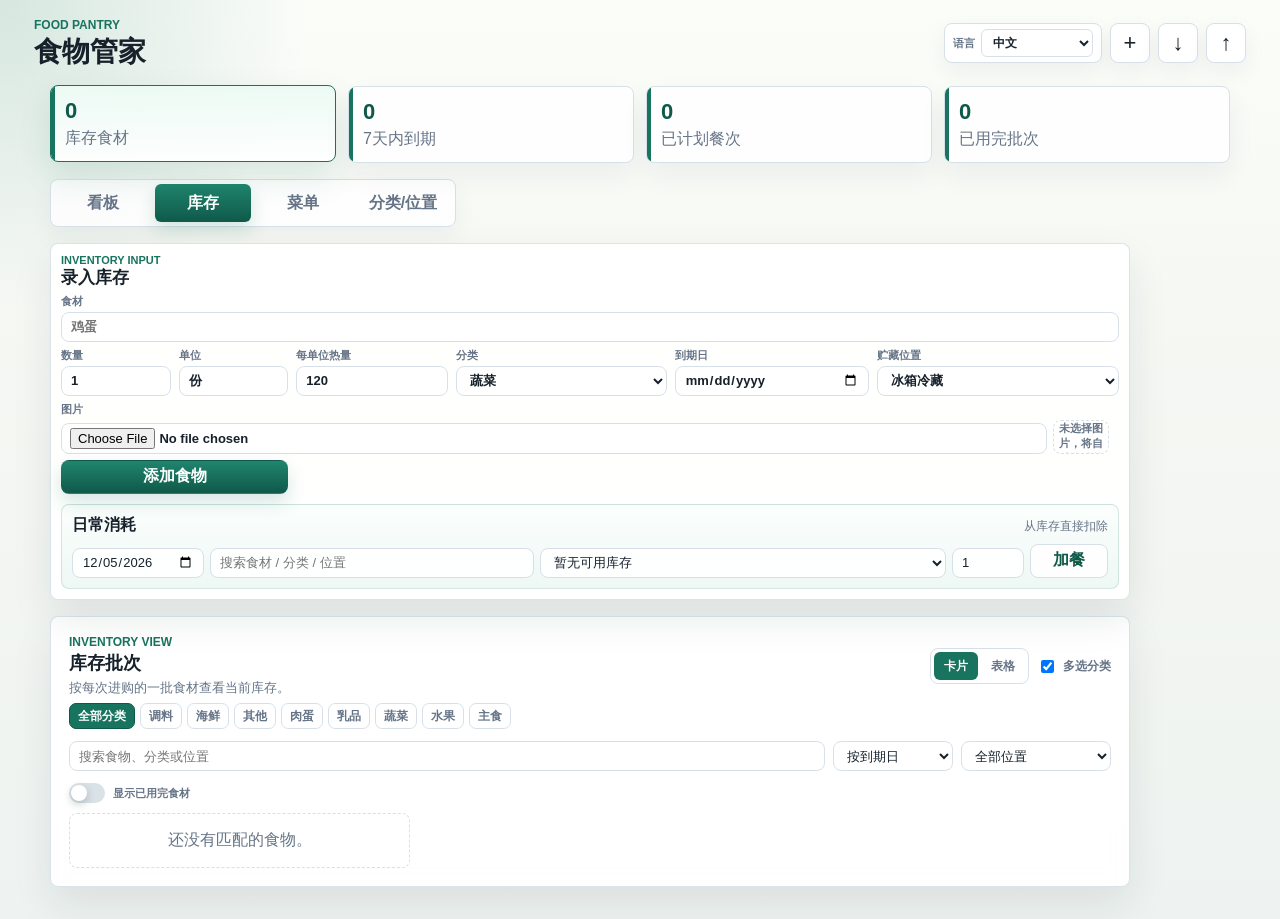
<file: index.html>
﻿<!doctype html>
<html lang="zh-CN">
  <head>
    <meta charset="utf-8">
    <meta name="viewport" content="width=device-width, initial-scale=1">
    <title>食物管家</title>
    <link rel="stylesheet" href="styles.css">
  </head>
  <body>
    <header class="topbar">
      <div>
        <p class="eyebrow">Food Pantry</p>
        <h1>食物管家</h1>
      </div>
      <div class="toolbar">
        <label class="language-control">
          <span>Language</span>
          <select id="languageSelect" aria-label="Language">
            <option value="zh">中文</option>
            <option value="en">English</option>
          </select>
        </label>
        <button class="icon-button" id="seedDemo" title="载入示例数据" aria-label="载入示例数据"><span aria-hidden="true">+</span></button>
        <button class="icon-button" id="exportData" title="导出数据" aria-label="导出数据"><span aria-hidden="true">↓</span></button>
        <label class="icon-button file-button" title="导入数据" aria-label="导入数据">
          <span aria-hidden="true">↑</span>
          <input id="importData" type="file" accept="application/json">
        </label>
      </div>
    </header>

    <main class="app-shell">
      <section class="summary-band" aria-label="库存概览">
        <article class="summary-card" data-summary="all" role="button" tabindex="0" aria-label="查看全部库存">
          <span id="totalItems">0</span>
          <p>库存食材</p>
        </article>
        <article class="summary-card" data-summary="expiring" role="button" tabindex="0" aria-label="查看7天内到期食材">
          <span id="expiringItems">0</span>
          <p>7天内到期</p>
        </article>
        <article class="summary-card" data-summary="planned" role="button" tabindex="0" aria-label="查看菜单计划">
          <span id="plannedMeals">0</span>
          <p>已计划餐次</p>
        </article>
        <article class="summary-card" data-summary="depleted" role="button" tabindex="0" aria-label="查看已用完批次">
          <span id="lowStockItems">0</span>
          <p>已用完批次</p>
        </article>
      </section>

      <nav class="view-tabs" aria-label="页面切换">
        <button class="tab-button" id="dashboardTab" type="button">看板</button>
        <button class="tab-button is-active" id="inventoryTab" type="button">库存</button>
        <button class="tab-button" id="mealTab" type="button">菜单</button>
        <button class="tab-button" id="manageTab" type="button">分类/位置</button>
      </nav>

      <section class="view-panel dashboard-page hidden" id="dashboardView">
        <section class="panel dashboard-panel">
          <div class="panel-head">
            <div>
              <p class="eyebrow">Dashboard</p>
              <h2>饮食消耗看板</h2>
              <p class="panel-note">统计最近 7 天的库存消耗和饮食分类均衡。</p>
            </div>
          </div>
          <section class="dashboard-grid">
            <article class="dashboard-card">
              <span id="dashConsumedCount">0</span>
              <p>消耗食材种类</p>
            </article>
            <article class="dashboard-card">
              <span id="dashMealCount">0</span>
              <p>计划餐次</p>
            </article>
            <article class="dashboard-card">
              <span id="dashCategoryCount">0</span>
              <p>覆盖分类</p>
            </article>
          </section>
          <section class="dashboard-split">
            <article class="dashboard-block">
              <div class="mini-head">
                <strong>分类消耗</strong>
                <span>按数量汇总</span>
              </div>
              <div id="categoryBalanceList" class="balance-list"></div>
            </article>
            <article class="dashboard-block">
              <div class="mini-head">
                <strong>均衡提示</strong>
                <span>基于分类覆盖</span>
              </div>
              <div id="balanceTips" class="tip-list"></div>
            </article>
          </section>
          <section class="dashboard-history">
            <article class="dashboard-block">
              <div class="mini-head">
                <strong>消耗总统计</strong>
                <span>全部记录汇总</span>
              </div>
              <div id="consumptionStatsList" class="stats-list"></div>
            </article>
          </section>
        </section>
      </section>

      <section class="view-panel workspace" id="inventoryView">
        <aside class="panel inventory-panel">
          <div class="panel-head">
            <div>
              <p class="eyebrow">Inventory Input</p>
              <h2>录入库存</h2>
            </div>
          </div>

          <form id="foodForm" class="food-form">
            <label class="food-name-field">
              食材
              <input id="foodName" type="text" placeholder="鸡蛋" required>
            </label>
            <div class="form-row">
              <label class="food-qty-field">
                数量
                <input id="foodQty" type="number" min="0" step="0.1" value="1" required>
              </label>
              <label class="food-unit-field">
                单位
                <input id="foodUnit" type="text" placeholder="个/斤/包" value="份">
              </label>
              <label class="food-calorie-field">
                每单位热量
                <input id="foodCalories" type="number" min="0" step="1" placeholder="自动估算">
              </label>
            </div>
            <div class="form-row">
              <label class="food-category-field">
                分类
                <select id="foodCategory" aria-label="选择分类"></select>
              </label>
              <label class="food-expiry-field">
                到期日
                <input id="foodExpiry" type="date">
              </label>
              <label class="food-storage-field">
                贮藏位置
                <select id="foodStorage" aria-label="选择贮藏位置"></select>
              </label>
            </div>
            <label class="image-field">
              图片
              <input id="foodImage" type="file" accept="image/*">
              <div class="image-preview" id="foodImagePreview" aria-live="polite"></div>
              <button class="text-button hidden" id="removeFoodImage" type="button">移除图片</button>
            </label>
            <div class="button-row">
              <button class="primary-button" id="foodSubmit" type="submit">添加食物</button>
              <button class="ghost-button hidden" id="cancelFoodEdit" type="button">取消编辑</button>
            </div>
          </form>

          <section class="consume-panel" aria-label="日常消耗">
            <div class="mini-head">
              <strong>日常消耗</strong>
              <span>从库存直接扣除</span>
            </div>
            <div class="consume-row">
              <input id="dailyDate" type="date" aria-label="消耗日期">
              <input id="dailyFoodSearch" type="search" placeholder="搜索食材 / 分类 / 位置">
              <select id="dailyFood" aria-label="选择消耗食材"></select>
              <input id="dailyQty" type="number" min="0.1" step="0.1" value="1" placeholder="1" aria-label="份数">
              <button class="ghost-button" id="dailyConsume" type="button">加餐</button>
            </div>
          </section>
        </aside>

        <section class="panel display-panel" id="inventoryDisplay">
          <div class="panel-head">
            <div>
              <p class="eyebrow">Inventory View</p>
              <h2 id="stockViewTitle">全部库存</h2>
              <p class="panel-note" id="stockQuickHint">查看当前库存、位置和到期状态。</p>
            </div>
            <div class="view-tools">
              <button class="ghost-button compact-reset hidden" id="resetStockFilter" type="button">回全部库存</button>
              <div class="segmented" aria-label="库存视图">
                <button class="is-active" id="cardInventoryView" type="button">卡片</button>
                <button id="tableInventoryView" type="button">表格</button>
              </div>
              <label class="compact-check">
                <input id="categoryMultiSelect" type="checkbox" checked>
                <span>多选分类</span>
              </label>
            </div>
          </div>
          <div id="categoryFilter" class="slicer-row" role="group" aria-label="按分类筛选"></div>

          <div class="search-strip">
            <input id="searchInput" type="search" placeholder="搜索食物、分类或位置">
            <select id="sortMode" aria-label="排序方式">
              <option value="expiry">按到期日</option>
              <option value="name">按食材</option>
              <option value="qty">按数量</option>
            </select>
            <select id="storageFilter" aria-label="按贮藏位置筛选">
              <option value="all">全部位置</option>
            </select>
          </div>
          <label class="switch-row">
            <input id="showDepleted" type="checkbox">
            <span class="switch-track" aria-hidden="true"></span>
            <span>显示已用完食材</span>
          </label>

          <div id="foodList" class="food-list display-food-list" aria-live="polite"></div>
        </section>
      </section>

      <section class="view-panel meal-page hidden" id="mealView">
        <section class="panel planner-panel">
          <div class="panel-head">
            <div>
              <p class="eyebrow">Meal Input</p>
              <h2>菜单输入与日历</h2>
            </div>
          </div>

          <section class="recipe-suggestions" aria-label="根据库存推荐菜谱">
            <div class="mini-head">
              <strong>根据库存推荐菜谱</strong>
              <button class="text-button" id="searchRecipesOnline" type="button">联网搜索</button>
            </div>
            <div class="api-row">
              <input id="openaiApiKey" type="password" placeholder="OpenAI API Key，仅保存在本机浏览器">
              <select id="recipeModel" aria-label="菜谱推荐模型">
                <option value="gpt-5-mini">gpt-5-mini</option>
                <option value="gpt-5-nano">gpt-5-nano</option>
                <option value="gpt-5.2">gpt-5.2</option>
              </select>
              <button class="ghost-button" id="aiRecommendRecipes" type="button">AI推荐</button>
            </div>
            <div id="recipeSuggestions" class="suggestion-list"></div>
          </section>

          <form id="mealForm" class="meal-form">
            <label>
              日期
              <input id="mealDate" type="date" required>
            </label>
            <label>
              餐次
              <select id="mealSlot">
                <option value="早餐">早餐</option>
                <option value="午餐">午餐</option>
                <option value="晚餐">晚餐</option>
                <option value="加餐">加餐</option>
              </select>
            </label>
            <label>
              菜名
              <input id="mealName" type="text" placeholder="可不填，例如：番茄炒蛋">
            </label>
            <label class="wide">
              备注食材
              <input id="mealIngredients" type="text" placeholder="可写不在库存里的配料">
            </label>

            <section class="linked-consumption wide" aria-label="关联库存食材">
              <div class="mini-head">
                <strong>关联库存食材</strong>
                <span>加入菜单时会自动扣库存</span>
              </div>
              <div class="consume-row">
                <input id="mealFoodSearch" type="search" placeholder="搜索库存食材">
                <select id="mealFood" aria-label="选择菜单使用的库存食材"></select>
                <input id="mealFoodQty" type="number" min="0.1" step="0.1" value="1" placeholder="1" aria-label="份数">
                <button class="ghost-button" id="addMealFood" type="button">加入食材</button>
              </div>
              <div id="mealFoodList" class="linked-list"></div>
            </section>

            <div class="meal-actions wide">
              <button class="primary-button" id="mealSubmit" type="submit">加入计划并扣库存</button>
              <button class="ghost-button" id="clearMealDraft" type="button">清空菜单</button>
              <button class="ghost-button hidden" id="cancelMealEdit" type="button">取消编辑</button>
            </div>
          </form>

          <section class="planner-inline" id="plannerDisplay" aria-label="每日菜单">
            <div class="mini-head">
              <strong>每日菜单</strong>
              <div class="planner-controls" aria-label="切换日期范围">
                <button class="mini-button" id="prevPlannerWeek" type="button" title="上一周" aria-label="上一周">‹</button>
                <span id="plannerRangeLabel">本周</span>
                <button class="mini-button" id="compactPlannerView" type="button">简洁</button>
                <button class="mini-button" id="todayPlannerWeek" type="button">今天</button>
                <button class="mini-button" id="nextPlannerWeek" type="button" title="下一周" aria-label="下一周">›</button>
              </div>
            </div>
            <div class="planner-grid" id="plannerGrid" aria-live="polite"></div>
          </section>
          <section class="planner-inline meal-history-panel" aria-label="菜单历史">
            <div class="mini-head">
              <strong>菜单历史</strong>
              <span>翻看以前安排过的菜单</span>
            </div>
            <div id="mealHistoryList" class="record-list"></div>
          </section>
        </section>
      </section>

      <section class="view-panel manage-page hidden" id="manageView">
        <section class="panel manage-page-panel">
          <div class="panel-head">
            <div>
              <p class="eyebrow">Options</p>
              <h2>分类与贮藏位置管理</h2>
              <p class="panel-note">维护库存录入时的常用下拉选项。</p>
            </div>
          </div>
          <section class="manage-panel" aria-label="分类与位置管理">
            <div class="manage-grid">
              <div class="manage-block">
                <label>
                  新分类
                  <div class="manage-row">
                    <input id="manageCategoryInput" type="text" placeholder="例如：零食">
                    <button class="ghost-button" id="addCategoryOption" type="button">添加</button>
                  </div>
                </label>
                <div id="categoryOptionList" class="option-chip-list"></div>
              </div>
              <div class="manage-block">
                <label>
                  新贮藏位置
                  <div class="manage-row">
                    <input id="manageStorageInput" type="text" placeholder="例如：玄关柜">
                    <button class="ghost-button" id="addStorageOption" type="button">添加</button>
                  </div>
                </label>
                <div id="storageOptionList" class="option-chip-list"></div>
              </div>
            </div>
          </section>
          <section class="manage-panel" aria-label="库存数据模板导入">
            <div class="mini-head">
              <strong>库存数据模板</strong>
              <span id="inventoryTemplateHint">支持直接从 Excel 复制表格粘贴，也保留 JSON 导入。</span>
            </div>
            <div class="template-toolbar">
              <div class="template-mode-switch" aria-label="库存模板导入方式">
                <button class="mini-button is-active" id="templateSheetMode" type="button">Excel粘贴</button>
                <button class="mini-button" id="templateJsonMode" type="button">JSON</button>
              </div>
              <div class="template-toolbar-actions">
                <button class="ghost-button" id="downloadInventoryTemplate" type="button">下载模板</button>
                <label class="ghost-button file-button template-file-button">
                  导入CSV
                  <input id="inventoryTemplateFile" type="file" accept=".csv,text/csv,.txt">
                </label>
              </div>
            </div>
            <div class="template-guide" id="templateGuide" aria-label="Excel 列说明">
              <span>名称</span>
              <span>数量</span>
              <span>单位</span>
              <span>热量</span>
              <span>分类</span>
              <span>到期日</span>
              <span>贮藏位置</span>
            </div>
            <div class="template-layout">
              <label class="template-field">
                导入内容
                <textarea id="inventoryTemplateInput" rows="9" placeholder="名称\t数量\t单位\t热量\t分类\t到期日\t贮藏位置&#10;鸡蛋\t12\t个\t78\t肉蛋\t2026-06-06\t冰箱冷藏&#10;番茄\t4\t个\t22\t蔬菜\t2026-06-05\t台面"></textarea>
              </label>
              <section class="template-preview" aria-label="库存模板预览">
                <div class="mini-head">
                  <strong>导入预览</strong>
                  <span id="inventoryTemplatePreviewMeta">等待粘贴</span>
                </div>
                <div id="inventoryTemplatePreview" class="template-preview-table"></div>
              </section>
            </div>
            <div class="template-actions">
              <button class="ghost-button" id="loadInventoryTemplateSample" type="button">填入示例</button>
              <button class="ghost-button" id="importInventoryTemplateAppend" type="button">追加导入</button>
              <button class="ghost-button danger-action" id="importInventoryTemplateReplace" type="button">覆盖导入</button>
            </div>
          </section>
          <section class="manage-panel danger-panel" aria-label="维护操作">
            <div class="mini-head">
              <strong>维护操作</strong>
              <span>集中处理高风险操作，执行前会确认</span>
            </div>
            <div class="danger-grid">
              <button class="ghost-button danger-action" id="clearAllMealPlans" type="button">清空全部菜单计划</button>
              <button class="ghost-button danger-action" id="removeDepletedFoods" type="button">清理已用完库存批次</button>
              <button class="ghost-button danger-action" id="clearAllInventory" type="button">清空全部库存</button>
              <button class="ghost-button danger-action" id="resetAllData" type="button">重置全部数据</button>
            </div>
          </section>
        </section>
      </section>
    </main>

    <div class="export-overlay hidden" id="exportOverlay" aria-hidden="true">
      <section class="export-dialog" aria-label="导出数据">
        <div class="panel-head export-head">
          <div>
            <p class="eyebrow">Export</p>
            <h2>导出数据</h2>
            <p class="panel-note" id="exportStatus">如果 Codex 浏览器没有直接下载，这里可以直接保存或复制完整数据。</p>
          </div>
          <button class="icon-button" id="closeExportOverlay" type="button" title="关闭导出面板" aria-label="关闭导出面板">×</button>
        </div>
        <div class="export-actions">
          <button class="ghost-button" id="saveExportFile" type="button">保存到文件</button>
          <button class="ghost-button" id="copyExportText" type="button">复制内容</button>
        </div>
        <label class="template-field export-field">
          导出内容
          <textarea id="exportText" rows="14" spellcheck="false" readonly></textarea>
        </label>
      </section>
    </div>

    <template id="foodItemTemplate">
      <article class="food-item">
        <div class="food-thumb" aria-hidden="true"></div>
        <div class="food-main">
          <div class="item-row">
            <div class="item-title">
              <strong></strong>
              <span class="tag"></span>
            </div>
            <div class="item-actions">
              <button class="mini-button edit" type="button" title="编辑" aria-label="编辑">✎</button>
              <input class="quick-qty" type="text" inputmode="decimal" value="1" title="加餐份数" aria-label="加餐份数">
              <button class="mini-button consume" type="button" title="加餐并扣库存" aria-label="加餐并扣库存">＋</button>
              <button class="mini-button delete" type="button" title="删除" aria-label="删除">×</button>
            </div>
          </div>
          <p class="meta"></p>
        </div>
      </article>
    </template>

    <script src="app.js"></script>
  </body>
</html>
</file>
<file: styles.css>
:root {
  color-scheme: light;
  --ink: #17212b;
  --muted: #667487;
  --line: #d7e0e8;
  --paper: #ffffff;
  --surface: #f6f8f5;
  --green: #18735f;
  --green-dark: #0f5949;
  --gold: #af7a1d;
  --red: #bd3f36;
  --blue: #315f9d;
  --mint: #e9f5ef;
  --shadow: 0 18px 42px rgba(23, 33, 43, 0.09);
}

* {
  box-sizing: border-box;
}

body {
  margin: 0;
  min-width: 320px;
  color: var(--ink);
  background:
    radial-gradient(circle at top left, rgba(24, 115, 95, 0.16), transparent 310px),
    linear-gradient(180deg, #fbfdf9 0, #f5f7f3 360px, #eef3f1 100%),
    var(--surface);
  font-family: "Microsoft YaHei", "PingFang SC", Arial, sans-serif;
}

button,
input,
select {
  font: inherit;
}

.topbar {
  display: flex;
  align-items: center;
  justify-content: space-between;
  gap: 16px;
  padding: 18px clamp(14px, 3vw, 34px) 10px;
}

.eyebrow {
  margin: 0 0 4px;
  color: var(--green);
  font-size: 12px;
  font-weight: 700;
  letter-spacing: 0;
  text-transform: uppercase;
}

h1,
h2 {
  margin: 0;
  line-height: 1.15;
}

h1 {
  font-size: 28px;
}

h2 {
  font-size: 18px;
}

.toolbar {
  display: flex;
  align-items: center;
  gap: 8px;
}

.language-control {
  display: inline-grid;
  grid-template-columns: auto minmax(88px, 112px);
  align-items: center;
  gap: 6px;
  min-height: 40px;
  padding: 4px 8px;
  border: 1px solid var(--line);
  border-radius: 8px;
  background: var(--paper);
  box-shadow: 0 8px 22px rgba(23, 33, 43, 0.06);
}

.language-control span {
  color: var(--muted);
  font-size: 11px;
  font-weight: 800;
  white-space: nowrap;
}

.language-control select {
  min-height: 28px;
  padding: 3px 7px;
  border-radius: 6px;
  font-size: 12px;
  font-weight: 800;
}

.icon-button,
.mini-button {
  display: inline-grid;
  place-items: center;
  border: 1px solid var(--line);
  border-radius: 8px;
  color: var(--ink);
  background: var(--paper);
  cursor: pointer;
  box-shadow: 0 8px 22px rgba(23, 33, 43, 0.06);
  transition: transform 0.15s ease, border-color 0.15s ease, box-shadow 0.15s ease;
}

.icon-button {
  width: 40px;
  height: 40px;
  font-size: 22px;
}

.icon-button:hover,
.mini-button:hover,
.ghost-button:hover {
  border-color: var(--green);
  transform: translateY(-1px);
  box-shadow: 0 10px 26px rgba(24, 115, 95, 0.12);
}

.file-button input {
  display: none;
}

.app-shell {
  width: min(1180px, calc(100% - 28px));
  margin: 0 auto;
  padding: 8px 0 32px;
}

.summary-band {
  display: grid;
  grid-template-columns: repeat(4, minmax(0, 1fr));
  gap: 12px;
  margin-bottom: 16px;
}

.summary-band article {
  position: relative;
  overflow: hidden;
  padding: 12px 14px;
  border: 1px solid var(--line);
  border-radius: 8px;
  background: rgba(255, 255, 255, 0.86);
  box-shadow: 0 12px 28px rgba(23, 33, 43, 0.06);
}

.summary-card {
  cursor: pointer;
  transition: transform 0.15s ease, border-color 0.15s ease, box-shadow 0.15s ease;
}

.summary-card:hover,
.summary-card:focus-visible,
.summary-card.is-active {
  border-color: var(--green);
  box-shadow: 0 14px 32px rgba(24, 115, 95, 0.14);
  transform: translateY(-1px);
  outline: none;
}

.summary-card.is-active {
  background: linear-gradient(180deg, rgba(236, 250, 244, 0.98), rgba(255, 255, 255, 0.92));
}

.summary-band article::before {
  content: "";
  position: absolute;
  inset: 0 auto 0 0;
  width: 4px;
  background: var(--green);
}

.summary-band span {
  display: block;
  font-size: 22px;
  font-weight: 800;
  color: var(--green-dark);
}

.summary-band p {
  margin: 4px 0 0;
  color: var(--muted);
}

.view-tabs {
  display: inline-grid;
  grid-template-columns: repeat(4, minmax(96px, 1fr));
  gap: 4px;
  margin: 0 0 16px;
  padding: 4px;
  border: 1px solid var(--line);
  border-radius: 8px;
  background: rgba(255, 255, 255, 0.78);
  box-shadow: 0 10px 24px rgba(23, 33, 43, 0.05);
}

.tab-button {
  min-height: 38px;
  border: 0;
  border-radius: 6px;
  color: var(--muted);
  background: transparent;
  cursor: pointer;
  font-weight: 800;
}

.tab-button:focus {
  outline: none;
}

.tab-button.is-active {
  color: #fff;
  background: linear-gradient(180deg, #20856e, var(--green-dark));
  box-shadow: 0 8px 18px rgba(24, 115, 95, 0.18);
}

.workspace {
  display: grid;
  grid-template-columns: 1fr;
  gap: 16px;
  align-items: start;
}

.display-view,
.dashboard-page,
.meal-page,
.manage-page {
  display: grid;
  gap: 16px;
}

.display-panel,
.dashboard-panel,
.manage-page-panel {
  padding: 18px;
}

.dashboard-grid {
  display: grid;
  grid-template-columns: repeat(3, minmax(0, 1fr));
  gap: 12px;
  margin-bottom: 14px;
}

.dashboard-card,
.dashboard-block {
  border: 1px solid var(--line);
  border-radius: 8px;
  background: rgba(255, 255, 255, 0.86);
}

.dashboard-card {
  padding: 16px;
  position: relative;
  overflow: hidden;
}

.dashboard-card:nth-child(1) {
  background: linear-gradient(180deg, rgba(255, 244, 230, 0.98), rgba(255, 255, 255, 0.96));
  border-color: rgba(217, 119, 6, 0.2);
}

.dashboard-card:nth-child(2) {
  background: linear-gradient(180deg, rgba(236, 253, 243, 0.98), rgba(255, 255, 255, 0.96));
  border-color: rgba(5, 150, 105, 0.2);
}

.dashboard-card:nth-child(3) {
  background: linear-gradient(180deg, rgba(239, 246, 255, 0.98), rgba(255, 255, 255, 0.96));
  border-color: rgba(37, 99, 235, 0.2);
}

.dashboard-card span {
  display: block;
  color: var(--green-dark);
  font-size: 28px;
  font-weight: 800;
}

.dashboard-card p {
  margin: 4px 0 0;
  color: var(--muted);
}

.dashboard-split {
  display: grid;
  grid-template-columns: minmax(0, 1.2fr) minmax(260px, 0.8fr);
  gap: 12px;
}

.dashboard-history {
  display: grid;
  grid-template-columns: 1fr;
  gap: 12px;
  margin-top: 12px;
}

.dashboard-block {
  display: grid;
  gap: 10px;
  align-content: start;
  padding: 14px;
}

.balance-list,
.tip-list {
  display: grid;
  gap: 8px;
}

.balance-row {
  display: grid;
  gap: 6px;
}

.balance-row div:first-child {
  display: flex;
  justify-content: space-between;
  gap: 10px;
  color: var(--muted);
  font-size: 13px;
}

.balance-row strong {
  color: var(--ink);
}

.balance-bar {
  height: 9px;
  overflow: hidden;
  border-radius: 999px;
  background: #e7edf0;
}

.balance-bar i {
  display: block;
  height: 100%;
  border-radius: inherit;
  background: linear-gradient(90deg, var(--green), #75b798);
}

.tip-item {
  margin: 0;
  padding: 10px;
  border-radius: 8px;
  color: var(--ink);
  background: var(--mint);
  font-size: 13px;
}

.record-list {
  display: grid;
  gap: 8px;
  max-height: 360px;
  overflow: auto;
  padding-right: 2px;
}

.stats-list {
  display: grid;
  gap: 12px;
}

.stats-grid {
  display: grid;
  grid-template-columns: repeat(3, minmax(0, 1fr));
  gap: 8px;
}

.stat-tile {
  position: relative;
  overflow: hidden;
  padding: 12px;
  border: 1px solid rgba(24, 115, 95, 0.14);
  border-radius: 8px;
  background: #fff;
}

.stat-tile::before {
  content: "";
  position: absolute;
  inset: auto 0 0 0;
  height: 5px;
  background: linear-gradient(90deg, var(--tile-bar, rgba(24, 115, 95, 0.18)), rgba(255, 255, 255, 0));
}

.stat-tile strong {
  display: block;
  color: var(--tile-accent, var(--green-dark));
  font-size: 22px;
}

.stat-tile span {
  color: var(--muted);
  font-size: 12px;
  font-weight: 800;
}

.stats-section {
  display: grid;
  gap: 8px;
  padding: 10px;
  border: 1px solid var(--line);
  border-radius: 8px;
  background: rgba(255, 255, 255, 0.72);
}

.word-cloud {
  display: flex;
  flex-wrap: wrap;
  align-items: center;
  gap: 6px 10px;
  min-height: 44px;
}

.word-cloud-item {
  display: inline-flex;
  align-items: center;
  min-height: 24px;
  padding: 1px 8px;
  border-radius: 999px;
  color: hsl(var(--cloud-hue, 160) 50% 20%);
  background: hsla(var(--cloud-hue, 160), 75%, 88%, var(--cloud-alpha, 0.18));
  font-weight: 900;
  border: 1px solid hsla(var(--cloud-hue, 160), 70%, 62%, 0.18);
}

.word-cloud-item.level-1 { font-size: 12px; opacity: 0.72; }
.word-cloud-item.level-2 { font-size: 14px; opacity: 0.82; }
.word-cloud-item.level-3 { font-size: 16px; }
.word-cloud-item.level-4 { font-size: 18px; }
.word-cloud-item.level-5 { font-size: 21px; }

.calorie-row {
  display: grid;
  gap: 6px;
}

.calorie-row div:first-child {
  display: flex;
  justify-content: space-between;
  gap: 10px;
  color: var(--muted);
  font-size: 13px;
}

.calorie-row strong {
  color: var(--ink);
}

.calorie-bar {
  height: 10px;
  overflow: hidden;
  border-radius: 999px;
  background: #edf2f7;
}

.calorie-bar i {
  display: block;
  height: 100%;
  border-radius: inherit;
}

.rank-row {
  display: grid;
  grid-template-columns: 26px minmax(0, 1fr) auto;
  gap: 10px;
  align-items: center;
  padding: 10px 12px;
  border: 1px solid rgba(24, 115, 95, 0.12);
  border-radius: 10px;
  background: linear-gradient(180deg, rgba(255,255,255,0.98), rgba(244,248,246,0.96));
  font-size: 13px;
  box-shadow: 0 8px 20px rgba(23, 33, 43, 0.04);
}

.rank-index {
  display: inline-grid;
  place-items: center;
  width: 26px;
  height: 26px;
  border-radius: 999px;
  color: var(--rank-bar, var(--green-dark));
  background: color-mix(in srgb, var(--rank-bar, #14b8a6) 14%, white);
  font-size: 12px;
  font-weight: 900;
}

.rank-copy {
  display: grid;
  gap: 6px;
  min-width: 0;
}

.rank-copy strong {
  min-width: 0;
  overflow: hidden;
  text-overflow: ellipsis;
  white-space: nowrap;
  font-size: 13px;
}

.rank-meter {
  height: 6px;
  overflow: hidden;
  border-radius: 999px;
  background: rgba(23, 33, 43, 0.07);
}

.rank-meter i {
  display: block;
  height: 100%;
  border-radius: inherit;
  background: linear-gradient(90deg, var(--rank-bar, #14b8a6), color-mix(in srgb, var(--rank-bar, #14b8a6) 38%, white));
}

.rank-row b {
  color: var(--ink);
  font-size: 16px;
}

.record-item {
  display: grid;
  grid-template-columns: minmax(0, 1fr) auto;
  gap: 10px;
  align-items: start;
  padding: 10px;
  border: 1px solid rgba(24, 115, 95, 0.14);
  border-radius: 8px;
  background: #fff;
}

.record-item strong {
  display: block;
  font-size: 13px;
}

.record-item p {
  margin: 4px 0 0;
  color: var(--muted);
  font-size: 12px;
  line-height: 1.45;
}

.record-item time {
  color: var(--green-dark);
  font-size: 12px;
  font-weight: 800;
  white-space: nowrap;
}

.record-actions {
  display: grid;
  gap: 6px;
  justify-items: end;
}

.meal-page .planner-panel {
  padding: 18px;
}

.manage-page {
  max-width: 920px;
}

.panel-note {
  margin: 6px 0 0;
  color: var(--muted);
  font-size: 13px;
}

.panel {
  position: relative;
  border: 1px solid rgba(215, 224, 232, 0.9);
  border-radius: 8px;
  background: rgba(255, 255, 255, 0.92);
  box-shadow: var(--shadow);
  backdrop-filter: blur(8px);
  overflow: visible;
}

.inventory-panel,
.planner-panel {
  padding: 10px;
}

.inventory-panel {
  z-index: 30;
}

.inventory-panel .eyebrow {
  margin-bottom: 2px;
  font-size: 11px;
}

.inventory-panel h2 {
  font-size: 17px;
}

.display-panel {
  z-index: 1;
}

.inventory-panel,
.consume-panel {
  max-width: 1080px;
}

.meal-page .planner-panel,
.display-panel {
  max-width: 1080px;
}

.panel-head {
  display: flex;
  align-items: center;
  justify-content: space-between;
  gap: 12px;
  margin-bottom: 6px;
}

.view-tools {
  display: flex;
  align-items: center;
  justify-content: flex-end;
  flex-wrap: wrap;
  gap: 8px;
}

.compact-reset {
  min-height: 30px;
  padding: 4px 10px;
  font-size: 13px;
}

.segmented {
  display: inline-grid;
  grid-auto-flow: column;
  gap: 3px;
  padding: 3px;
  border: 1px solid var(--line);
  border-radius: 8px;
  background: #fff;
}

.segmented button {
  min-height: 28px;
  border: 0;
  border-radius: 6px;
  padding: 3px 10px;
  color: var(--muted);
  background: transparent;
  cursor: pointer;
  font-size: 12px;
  font-weight: 800;
}

.segmented button.is-active {
  color: #fff;
  background: var(--green);
}

.compact-check {
  display: inline-flex;
  align-items: center;
  gap: 6px;
  font-size: 12px;
  white-space: nowrap;
}

.compact-check input {
  width: auto;
  min-height: 0;
}

label {
  display: grid;
  gap: 3px;
  color: var(--muted);
  font-size: 11px;
  font-weight: 700;
}

input,
select {
  width: 100%;
  min-height: 30px;
  border: 1px solid var(--line);
  border-radius: 8px;
  padding: 5px 9px;
  font-size: 13px;
  color: var(--ink);
  background: rgba(255, 255, 255, 0.96);
  transition: border-color 0.15s ease, box-shadow 0.15s ease;
}

.linked-consumption input,
.linked-consumption select {
  border-color: rgba(24, 115, 95, 0.18);
  background: rgba(255, 255, 255, 0.98);
}

.combo-field {
  position: relative;
  display: grid;
  grid-template-columns: minmax(0, 1fr) 30px;
  max-width: 100%;
}

.combo-field input {
  border-radius: 8px 0 0 8px;
  min-height: 30px;
  font-size: 13px;
}

.combo-button {
  min-height: 30px;
  border: 1px solid var(--line);
  border-left: 0;
  border-radius: 0 8px 8px 0;
  color: var(--green-dark);
  background: rgba(255, 255, 255, 0.96);
  cursor: pointer;
  font-weight: 800;
  font-size: 14px;
}

.combo-menu {
  position: absolute;
  z-index: 200;
  top: calc(100% + 4px);
  left: 0;
  right: 0;
  display: grid;
  gap: 1px;
  max-height: 260px;
  overflow: auto;
  padding: 4px;
  border: 1px solid var(--line);
  border-radius: 8px;
  background: #fff;
  box-shadow: 0 10px 24px rgba(23, 33, 43, 0.12);
}

.combo-menu button {
  min-height: 30px;
  border: 0;
  border-radius: 6px;
  color: var(--ink);
  background: transparent;
  cursor: pointer;
  text-align: left;
  padding: 4px 8px;
  font-size: 14px;
  font-weight: 700;
}

.combo-menu button:hover {
  background: var(--mint);
}

input:focus,
select:focus {
  outline: 2px solid rgba(29, 128, 103, 0.22);
  border-color: var(--green);
  box-shadow: 0 0 0 4px rgba(24, 115, 95, 0.08);
}

input[type="date"] {
  cursor: pointer;
}

.food-form,
.meal-form {
  display: grid;
  gap: 6px 8px;
}

.food-form {
  max-width: none;
  grid-template-columns: minmax(76px, 0.52fr) minmax(76px, 0.52fr) minmax(96px, 0.72fr) minmax(150px, 1fr) minmax(138px, 0.92fr) minmax(170px, 1.15fr);
  align-items: end;
}

.form-row {
  display: grid;
  grid-template-columns: repeat(2, minmax(0, 1fr));
  gap: 8px;
}

.food-form > .form-row {
  display: contents;
}

.food-form > .button-row {
  grid-column: 1 / span 2;
  grid-template-columns: 1fr;
}

.food-form > .image-field {
  grid-column: 1 / -1;
}

.food-name-field,
.food-qty-field,
.food-unit-field,
.food-calorie-field,
.food-category-field,
.food-expiry-field,
.food-storage-field {
  min-width: 0;
}

.food-name-field {
  grid-column: 1 / -1;
}

.food-storage-field {
  grid-column: auto;
}

.image-field {
  grid-template-columns: minmax(0, 1fr) 60px auto;
  align-items: end;
  column-gap: 6px;
}

.image-field input {
  grid-column: 1;
  padding: 4px 8px;
}

.image-preview {
  grid-column: 2;
  display: grid;
  place-items: center;
  width: 56px;
  height: 34px;
  overflow: hidden;
  border: 1px dashed var(--line);
  border-radius: 8px;
  color: var(--muted);
  background: rgba(255, 255, 255, 0.72);
  font-size: 11px;
  text-align: center;
}

.image-field .text-button {
  grid-column: 3;
  align-self: center;
  font-size: 12px;
}

.image-preview img {
  width: 100%;
  height: 100%;
  object-fit: cover;
}

.button-row,
.consume-row {
  display: grid;
  grid-template-columns: minmax(0, 1fr) auto;
  gap: 6px;
  align-items: end;
}

.button-row {
  grid-template-columns: minmax(0, 1fr);
}

.consume-row {
  grid-template-columns: minmax(150px, 0.75fr) minmax(180px, 1fr) 78px 82px;
}

.consume-row > * {
  min-width: 0;
}

.consume-panel .consume-row {
  grid-template-columns: 132px minmax(140px, 0.8fr) minmax(180px, 1fr) 72px 78px;
}

.linked-consumption .consume-row {
  grid-template-columns: minmax(0, 1fr) 74px 92px;
  align-items: end;
  gap: 7px;
}

.linked-consumption .consume-row input[type="search"] {
  grid-column: 1 / 3;
}

.linked-consumption .consume-row select {
  grid-column: 1;
}

.linked-consumption .consume-row input[type="number"] {
  grid-column: 2;
  grid-row: 2;
}

.linked-consumption .consume-row .ghost-button {
  grid-column: 3;
  grid-row: 1 / span 2;
  width: 100%;
  height: 100%;
  min-height: 70px;
  padding: 0 10px;
}

.hidden {
  display: none !important;
}

.export-overlay {
  position: fixed;
  inset: 0;
  z-index: 60;
  display: grid;
  place-items: center;
  padding: 20px;
  background: rgba(23, 33, 43, 0.36);
  backdrop-filter: blur(3px);
}

.export-dialog {
  display: grid;
  gap: 12px;
  width: min(880px, calc(100vw - 28px));
  max-height: min(84vh, 760px);
  padding: 16px;
  border: 1px solid rgba(24, 115, 95, 0.16);
  border-radius: 12px;
  background: linear-gradient(180deg, rgba(255, 255, 255, 0.99), rgba(244, 249, 246, 0.98));
  box-shadow: var(--shadow);
}

.export-head {
  align-items: flex-start;
}

.export-actions {
  display: flex;
  flex-wrap: wrap;
  gap: 8px;
}

.export-actions .ghost-button {
  width: auto;
  min-width: 120px;
}

.export-field {
  display: grid;
  gap: 8px;
  min-height: 0;
}

.export-field textarea {
  width: 100%;
  min-height: 320px;
  padding: 10px 12px;
  border: 1px solid var(--line);
  border-radius: 8px;
  color: var(--ink);
  background: rgba(255, 255, 255, 0.98);
  font-size: 12px;
  line-height: 1.45;
  font-family: Consolas, "SFMono-Regular", monospace;
  resize: vertical;
}

.consume-panel,
.manage-panel,
.recipe-suggestions,
.linked-consumption {
  display: grid;
  gap: 8px;
  padding: 10px;
  border: 1px solid rgba(24, 115, 95, 0.16);
  border-radius: 8px;
  background: linear-gradient(180deg, #fbfefd, #eef8f4);
}

.consume-panel,
.manage-panel {
  margin-top: 10px;
}

.recipe-suggestions {
  margin-bottom: 14px;
}

.recipe-suggestions .api-row {
  display: grid;
  grid-template-columns: minmax(220px, 1fr) 150px 86px;
  gap: 8px;
  align-items: center;
}

.recipe-suggestions .api-row .ghost-button {
  width: auto;
}

.suggestion-list {
  display: grid;
  grid-template-columns: repeat(auto-fit, minmax(220px, 1fr));
  gap: 8px;
}

.suggestion-card {
  display: grid;
  grid-template-columns: minmax(0, 1fr) 70px;
  gap: 10px;
  align-items: center;
  padding: 10px;
  border: 1px solid rgba(24, 115, 95, 0.16);
  border-radius: 8px;
  background: rgba(255, 255, 255, 0.84);
}

.suggestion-card strong {
  display: block;
  font-size: 14px;
}

.suggestion-card p {
  margin: 4px 0 0;
  color: var(--muted);
  font-size: 12px;
}

.manage-grid {
  display: grid;
  grid-template-columns: repeat(2, minmax(0, 1fr));
  gap: 10px;
}

.manage-block {
  display: grid;
  gap: 8px;
  min-width: 0;
}

.manage-row {
  display: grid;
  grid-template-columns: minmax(0, 1fr) 74px;
  gap: 8px;
}

.danger-panel {
  margin-top: 10px;
  background: linear-gradient(180deg, #fffdfb, #fff7f4);
  border-color: rgba(189, 63, 54, 0.2);
}

.danger-grid {
  display: grid;
  grid-template-columns: repeat(2, minmax(0, 1fr));
  gap: 8px;
}

.danger-action {
  color: var(--red);
  border-color: rgba(189, 63, 54, 0.28);
}

.option-chip-list {
  display: flex;
  flex-wrap: wrap;
  gap: 6px;
  min-height: 34px;
}

.option-chip {
  display: inline-flex;
  align-items: center;
  gap: 6px;
  max-width: 100%;
  padding: 5px 7px 5px 10px;
  border: 1px solid rgba(24, 115, 95, 0.18);
  border-radius: 999px;
  color: var(--green-dark);
  background: var(--mint);
  font-size: 12px;
  font-weight: 800;
}

.option-chip button {
  display: inline-grid;
  place-items: center;
  width: 18px;
  height: 18px;
  border: 0;
  border-radius: 50%;
  color: var(--red);
  background: rgba(255, 255, 255, 0.7);
  cursor: pointer;
  line-height: 1;
}

.mini-head {
  display: flex;
  align-items: baseline;
  justify-content: space-between;
  gap: 8px;
}

.mini-head span {
  color: var(--muted);
  font-size: 12px;
}

.text-button {
  border: 0;
  color: var(--green-dark);
  background: transparent;
  cursor: pointer;
  font-weight: 800;
  padding: 4px 0;
}

.text-button:hover {
  text-decoration: underline;
}

.primary-button,
.ghost-button {
  min-height: 34px;
  border-radius: 8px;
  border: 1px solid transparent;
  cursor: pointer;
  font-weight: 800;
}

.primary-button {
  color: #fff;
  background: linear-gradient(180deg, #20856e, var(--green-dark));
  box-shadow: 0 8px 18px rgba(24, 115, 95, 0.18);
}

.primary-button:hover {
  background: var(--green-dark);
}

.ghost-button {
  padding: 0 12px;
  color: var(--green-dark);
  background: rgba(255, 255, 255, 0.9);
  border-color: var(--line);
}

.linked-consumption .ghost-button {
  color: #fff;
  border-color: transparent;
  background: linear-gradient(180deg, #238a73, var(--green-dark));
  box-shadow: 0 8px 18px rgba(24, 115, 95, 0.13);
}

.search-strip {
  display: grid;
  grid-template-columns: minmax(0, 1fr) 120px 150px;
  gap: 8px;
  margin: 12px 0 8px;
}

.slicer-row {
  display: flex;
  flex-wrap: wrap;
  gap: 5px;
  width: 100%;
  margin: 6px 0 0;
}

.slicer-chip {
  min-height: 26px;
  border: 1px solid var(--line);
  border-radius: 7px;
  padding: 3px 8px;
  color: var(--muted);
  background: #fff;
  cursor: pointer;
  font-size: 12px;
  font-weight: 800;
}

.slicer-chip.is-active {
  color: #fff;
  border-color: var(--green-dark);
  background: var(--green);
}

.food-list {
  display: grid;
  gap: 8px;
  max-height: 58vh;
  overflow: auto;
  padding-right: 2px;
}

.display-food-list {
  max-height: none;
  grid-template-columns: repeat(3, minmax(0, 1fr));
}

.table-food-list {
  display: block;
  overflow-x: auto;
}

.table-batch-bar {
  display: grid;
  grid-template-columns: auto auto minmax(180px, 1fr) auto;
  align-items: center;
  gap: 10px;
  margin-bottom: 8px;
  padding: 8px 10px;
  border: 1px solid rgba(24, 115, 95, 0.12);
  border-radius: 8px;
  background: rgba(238, 248, 244, 0.72);
  color: var(--muted);
  font-size: 12px;
  font-weight: 800;
}

.table-batch-bar .batch-summary {
  min-width: 76px;
  color: var(--green-dark);
}

.table-batch-bar .edit-summary {
  min-width: 90px;
  color: var(--blue);
}

.table-batch-bar .batch-actions {
  display: inline-flex;
  align-items: center;
  justify-content: flex-end;
  gap: 6px;
  flex-wrap: wrap;
}

.table-batch-bar .ghost-button {
  width: auto;
  min-height: 30px;
  padding: 4px 12px;
  color: #fff;
  border-color: var(--green);
  background: var(--green);
}

.table-batch-bar .batch-clear {
  color: var(--green-dark);
  border-color: var(--line);
  background: #fff;
}

.inventory-table {
  width: 100%;
  border-collapse: collapse;
  overflow: hidden;
  border: 1px solid var(--line);
  border-radius: 8px;
  background: #fff;
  font-size: 13px;
}

.inventory-table th,
.inventory-table td {
  padding: 8px 10px;
  border-bottom: 1px solid var(--line);
  text-align: left;
  white-space: nowrap;
}

.inventory-table th {
  color: var(--muted);
  background: #f4f7f5;
  font-size: 12px;
}

.inventory-table tr:last-child td {
  border-bottom: 0;
}

.inventory-table .depleted-row {
  color: var(--muted);
  background: #f8faf9;
}

.inventory-table tr.is-selected td {
  background: rgba(24, 115, 95, 0.06);
}

.inventory-table tr.is-dirty td {
  background: rgba(49, 95, 157, 0.05);
}

.check-cell {
  width: 44px;
  text-align: center !important;
}

.check-cell input {
  width: 16px;
  min-height: 16px;
  height: 16px;
  accent-color: var(--green);
}

.table-actions {
  display: flex;
  align-items: center;
  gap: 4px;
}

.editable-cell {
  padding: 6px 8px !important;
}

.table-edit-input,
.table-edit-select {
  width: 100%;
  min-width: 96px;
  min-height: 30px;
  height: 30px;
  padding: 4px 8px;
  border: 1px solid rgba(24, 115, 95, 0.14);
  border-radius: 7px;
  background: rgba(255, 255, 255, 0.98);
  font-size: 12px;
  font-weight: 700;
}

.table-edit-input[type="date"] {
  min-width: 138px;
}

.inventory-edit-table td:nth-child(2) {
  font-weight: 800;
}

.switch-row {
  display: inline-flex;
  align-items: center;
  justify-self: start;
  gap: 8px;
  margin: 4px 0 10px;
  color: var(--muted);
  cursor: pointer;
  font-weight: 800;
}

.switch-row input {
  position: absolute;
  inline-size: 1px;
  block-size: 1px;
  opacity: 0;
}

.switch-track {
  position: relative;
  width: 36px;
  height: 20px;
  border-radius: 999px;
  background: #d9e2e7;
  transition: background 0.15s ease;
}

.switch-track::after {
  content: "";
  position: absolute;
  top: 2px;
  left: 2px;
  width: 16px;
  height: 16px;
  border-radius: 50%;
  background: #fff;
  box-shadow: 0 3px 8px rgba(23, 33, 43, 0.22);
  transition: transform 0.15s ease;
}

.switch-row input:checked + .switch-track {
  background: var(--green);
}

.switch-row input:checked + .switch-track::after {
  transform: translateX(16px);
}

.food-item {
  position: relative;
  display: grid;
  grid-template-columns: 44px minmax(0, 1fr);
  gap: 8px;
  align-items: start;
  min-height: 58px;
  padding: 8px 9px;
  border: 1px solid var(--line);
  border-left: 3px solid var(--green);
  border-radius: 8px;
  background: #fff;
  box-shadow: 0 6px 14px rgba(23, 33, 43, 0.035);
  transition: transform 0.15s ease, box-shadow 0.15s ease;
}

.food-main {
  display: grid;
  gap: 3px;
  min-width: 0;
}

.item-row {
  display: flex;
  align-items: flex-start;
  justify-content: space-between;
  gap: 8px;
  min-width: 0;
}

.food-thumb {
  display: grid;
  place-items: center;
  width: 44px;
  height: 44px;
  overflow: hidden;
  border-radius: 8px;
  color: rgba(23, 33, 43, 0.74);
  font-size: 20px;
  font-weight: 900;
}

.food-thumb img {
  width: 100%;
  height: 100%;
  object-fit: cover;
}

.food-item:hover {
  transform: translateY(-1px);
  box-shadow: 0 10px 20px rgba(23, 33, 43, 0.07);
}

.food-item.warning {
  border-left-color: var(--gold);
}

.food-item.expired {
  border-left-color: var(--red);
}

.food-item.depleted {
  opacity: 0.68;
  border-left-color: var(--muted);
}

.item-title {
  display: flex;
  align-items: center;
  flex-wrap: wrap;
  gap: 6px;
  min-width: 0;
}

.item-title strong {
  font-size: 14px;
  overflow-wrap: anywhere;
}

.tag {
  padding: 1px 7px;
  border-radius: 999px;
  color: var(--green-dark);
  background: var(--mint);
  font-size: 11px;
  font-weight: 800;
}

.meta {
  margin: 0;
  color: var(--muted);
  font-size: 12px;
  line-height: 1.35;
}

.item-actions {
  flex: 0 0 auto;
  display: inline-flex;
  gap: 3px;
  align-items: center;
  opacity: 0.72;
  transition: opacity 0.15s ease;
}

.food-item:hover .item-actions {
  opacity: 1;
}

.mini-button {
  width: 24px;
  height: 24px;
  min-height: 24px;
  border-radius: 6px;
  box-shadow: none;
  font-size: 14px;
  line-height: 1;
}

.quick-qty {
  width: 36px;
  min-height: 24px;
  height: 24px;
  padding: 2px 4px;
  border-radius: 6px;
  font-size: 12px;
  font-weight: 800;
  text-align: center;
}

.delete {
  color: var(--red);
}

.edit {
  color: var(--blue);
}

.discard {
  width: 24px;
  color: #b42318;
  border-color: rgba(180, 35, 24, 0.16);
  background: rgba(255, 255, 255, 0.96);
  font-size: 12px;
  font-weight: 900;
}

.meal-form {
  grid-template-columns: minmax(300px, 1fr) minmax(420px, 1fr);
  align-items: start;
  padding-bottom: 16px;
  border-bottom: 1px solid var(--line);
}

.meal-form > label {
  min-width: 0;
}

.meal-form > label:nth-of-type(1),
.meal-form > label:nth-of-type(2),
.meal-form > label:nth-of-type(3),
.meal-form > label:nth-of-type(4) {
  grid-column: 1;
}

.meal-form > .linked-consumption {
  grid-column: 2;
  grid-row: 1 / span 4;
}

.meal-form .wide {
  grid-column: 1 / -1;
}

.meal-form > .linked-consumption.wide {
  grid-column: 2;
  grid-row: 1 / span 4;
}

.meal-form > label:nth-of-type(4) {
  grid-column: 1;
}

.meal-actions {
  display: grid;
  grid-column: 1 / -1;
  grid-template-columns: minmax(0, 1fr) 110px 110px;
  gap: 8px;
}

.meal-actions .primary-button {
  width: 100%;
}

.planner-inline {
  display: grid;
  gap: 10px;
  margin-top: 16px;
  padding-top: 14px;
  border-top: 1px solid var(--line);
}

.planner-controls {
  display: inline-grid;
  grid-template-columns: 34px auto 54px 54px 34px;
  gap: 6px;
  align-items: center;
}

.planner-controls span {
  min-width: 176px;
  color: var(--muted);
  font-size: 12px;
  font-weight: 800;
  text-align: center;
}

.planner-controls .mini-button {
  width: auto;
  min-width: 34px;
  height: 32px;
  font-size: 14px;
}

.planner-controls .mini-button.is-active {
  color: #fff;
  border-color: var(--green);
  background: var(--green);
}

.linked-list {
  display: grid;
  gap: 6px;
}

.linked-item {
  display: grid;
  grid-template-columns: minmax(0, 1fr) 54px auto 28px;
  gap: 6px;
  align-items: center;
  min-height: 32px;
  padding: 6px 8px;
  border: 1px solid rgba(47, 101, 167, 0.2);
  border-radius: 8px;
  background: #fff;
  color: var(--ink);
  font-size: 13px;
}

.linked-item span {
  min-width: 0;
  overflow: hidden;
  text-overflow: ellipsis;
  white-space: nowrap;
}

.linked-item em {
  color: var(--muted);
  font-style: normal;
  font-weight: 800;
}

.linked-qty {
  width: 54px;
  min-height: 28px;
  height: 28px;
  padding: 3px 6px;
  text-align: center;
  font-size: 13px;
  font-weight: 800;
}

.linked-item button {
  border: 0;
  color: var(--red);
  background: transparent;
  cursor: pointer;
  font-size: 18px;
}

.template-field textarea {
  width: 100%;
  min-height: 160px;
  padding: 10px 12px;
  border: 1px solid var(--line);
  border-radius: 8px;
  color: var(--ink);
  background: rgba(255, 255, 255, 0.96);
  font-size: 13px;
  line-height: 1.5;
  resize: vertical;
}

.template-toolbar {
  display: flex;
  flex-wrap: wrap;
  align-items: center;
  justify-content: space-between;
  gap: 8px;
}

.template-toolbar-actions {
  display: inline-flex;
  flex-wrap: wrap;
  gap: 8px;
}

.template-mode-switch {
  display: inline-flex;
  gap: 6px;
}

.template-mode-switch .mini-button {
  width: auto;
  min-width: 86px;
  height: 32px;
  padding: 0 12px;
  font-size: 13px;
  font-weight: 800;
}

.template-mode-switch .mini-button.is-active {
  color: #fff;
  border-color: var(--green);
  background: linear-gradient(180deg, #20856e, var(--green-dark));
}

.template-file-button {
  width: auto;
  min-width: 94px;
}

.template-guide {
  display: flex;
  flex-wrap: wrap;
  gap: 6px;
}

.template-guide span {
  padding: 4px 10px;
  border: 1px solid rgba(24, 115, 95, 0.14);
  border-radius: 999px;
  background: rgba(255, 255, 255, 0.92);
  color: var(--muted);
  font-size: 12px;
  font-weight: 700;
}

.template-layout {
  display: grid;
  grid-template-columns: minmax(280px, 1.1fr) minmax(260px, 0.9fr);
  gap: 10px;
  align-items: start;
}

.template-preview {
  display: grid;
  gap: 8px;
  min-height: 0;
  padding: 10px;
  border: 1px solid rgba(24, 115, 95, 0.14);
  border-radius: 10px;
  background: linear-gradient(180deg, rgba(255, 255, 255, 0.98), rgba(239, 249, 244, 0.98));
}

.template-preview-table {
  overflow: auto;
  border: 1px solid rgba(24, 115, 95, 0.12);
  border-radius: 8px;
  background: #fff;
}

.template-table {
  width: 100%;
  border-collapse: collapse;
  font-size: 12px;
}

.template-table th,
.template-table td {
  padding: 8px 10px;
  border-bottom: 1px solid rgba(215, 224, 232, 0.9);
  text-align: left;
  white-space: nowrap;
}

.template-table th {
  position: sticky;
  top: 0;
  background: #f6fbf8;
  color: var(--muted);
  font-weight: 800;
}

.template-actions {
  display: flex;
  flex-wrap: wrap;
  gap: 8px;
  margin-top: 8px;
}

.template-actions .ghost-button,
.template-actions .danger-action {
  width: auto;
  min-width: 110px;
}

.manage-panel + .manage-panel {
  margin-top: 12px;
}

.planner-grid {
  display: grid;
  grid-auto-flow: column;
  grid-auto-columns: minmax(174px, 1fr);
  gap: 8px;
  padding-top: 10px;
  overflow-x: auto;
}

.day-column {
  display: grid;
  align-content: start;
  gap: 6px;
  min-width: 156px;
  min-height: 280px;
  padding: 8px;
  border: 1px solid rgba(215, 224, 232, 0.9);
  border-radius: 8px;
  background: linear-gradient(180deg, #fbfdfc, #f7faf9);
  transition: border-color 0.15s ease, box-shadow 0.15s ease, background 0.15s ease;
}

.day-column.is-drop-target {
  border-color: var(--green);
  background: linear-gradient(180deg, #f1fbf6, #e7f5ef);
  box-shadow: inset 0 0 0 2px rgba(24, 115, 95, 0.12);
}

.day-title {
  display: flex;
  justify-content: space-between;
  gap: 8px;
  font-size: 12px;
  font-weight: 800;
}

.day-head {
  display: flex;
  align-items: center;
  justify-content: space-between;
  gap: 6px;
}

.day-title span {
  color: var(--muted);
  font-weight: 700;
}

.day-calories {
  display: inline-flex;
  align-items: center;
  justify-content: center;
  width: fit-content;
  min-height: 20px;
  padding: 0 7px;
  border-radius: 999px;
  background: linear-gradient(180deg, rgba(24, 115, 95, 0.12), rgba(24, 115, 95, 0.06));
  color: var(--green-dark);
  font-size: 10px;
  font-weight: 800;
}

.meal-card {
  display: grid;
  gap: 5px;
  min-width: 0;
  padding: 7px;
  border-radius: 8px;
  border: 1px solid rgba(49, 95, 157, 0.2);
  border-left: 3px solid rgba(49, 95, 157, 0.38);
  background: linear-gradient(180deg, #f7fbff, #edf5ff);
  cursor: grab;
  transition: transform 0.15s ease, opacity 0.15s ease, box-shadow 0.15s ease;
}

.meal-card[data-slot="早餐"] {
  border-left-color: #f59e0b;
}

.meal-card[data-slot="午餐"] {
  border-left-color: #14b8a6;
}

.meal-card[data-slot="晚餐"] {
  border-left-color: #6366f1;
}

.meal-card[data-slot="加餐"] {
  border-left-color: #ec4899;
}

.meal-card-top {
  display: grid;
  grid-template-columns: auto minmax(0, 1fr) auto;
  align-items: center;
  gap: 5px;
  min-width: 0;
}

.meal-slot-pill {
  display: inline-flex;
  align-items: center;
  justify-content: center;
  min-width: 34px;
  height: 20px;
  padding: 0 6px;
  border-radius: 999px;
  color: var(--green-dark);
  background: rgba(24, 115, 95, 0.1);
  font-size: 10px;
  font-weight: 900;
  white-space: nowrap;
}

.meal-name {
  min-width: 0;
  overflow: hidden;
  text-overflow: ellipsis;
  white-space: nowrap;
}

.meal-card:hover {
  box-shadow: 0 10px 22px rgba(49, 95, 157, 0.12);
  transform: translateY(-1px);
}

.meal-card.is-dragging {
  cursor: grabbing;
  opacity: 0.55;
  transform: scale(0.98);
}

.meal-card.is-dragging-food {
  box-shadow: inset 0 0 0 2px rgba(24, 115, 95, 0.12);
}

.meal-card.is-editing {
  border-color: var(--green);
  box-shadow: inset 0 0 0 2px rgba(24, 115, 95, 0.16);
}

.meal-card strong {
  font-size: 13px;
}

.meal-card p {
  margin: 0;
  color: var(--muted);
  font-size: 11px;
  line-height: 1.35;
}

.meal-inline-note {
  margin: 0;
  color: #597085;
  font-size: 11px;
  line-height: 1.35;
  overflow: hidden;
  text-overflow: ellipsis;
}

.meal-food-tags {
  display: grid;
  gap: 4px;
}

.meal-food-tag {
  display: grid;
  grid-template-columns: minmax(0, 1fr) auto 20px;
  align-items: center;
  gap: 5px;
  min-width: 0;
  padding: 4px 6px;
  border: 1px solid rgba(49, 95, 157, 0.14);
  border-radius: 7px;
  background: rgba(255, 255, 255, 0.82);
  cursor: grab;
}

.meal-food-tag.is-dragging {
  cursor: grabbing;
  opacity: 0.58;
  outline: 2px solid rgba(24, 115, 95, 0.22);
}

.meal-food-tag span {
  min-width: 0;
  overflow: hidden;
  text-overflow: ellipsis;
  white-space: nowrap;
  color: var(--ink);
  font-size: 12px;
  font-weight: 700;
}

.meal-food-tag b {
  color: #5b6f82;
  font-size: 11px;
  font-weight: 700;
}

.meal-food-remove {
  color: var(--red) !important;
}

.planner-grid.is-compact {
  grid-auto-columns: minmax(126px, 1fr);
}

.meal-card.is-compact {
  gap: 2px;
  padding: 6px;
  cursor: default;
}

.meal-card.is-compact .meal-name {
  font-size: 12px;
}

.meal-card.is-compact .meal-slot-pill {
  min-width: 30px;
  height: 18px;
  padding: 0 5px;
}

.meal-card.is-compact p {
  color: #40576f;
  font-size: 11px;
}

.meal-card.is-compact .meal-card-actions {
  margin-top: 0;
}

.meal-card.is-compact button {
  width: 20px;
  height: 20px;
  font-size: 11px;
}

.meal-card-actions {
  display: flex;
  justify-content: flex-end;
  gap: 4px;
  margin-top: 1px;
}

.meal-card button {
  display: inline-grid;
  place-items: center;
  width: 22px;
  height: 22px;
  border: 1px solid rgba(49, 95, 157, 0.16);
  border-radius: 6px;
  color: var(--green-dark);
  background: rgba(255, 255, 255, 0.65);
  cursor: pointer;
  font-size: 12px;
  line-height: 1;
}

.meal-card button[data-meal-id] {
  color: var(--red);
}

.empty-state {
  margin: 0;
  padding: 16px;
  border: 1px dashed var(--line);
  border-radius: 8px;
  color: var(--muted);
  text-align: center;
}

.empty-state.compact {
  padding: 8px;
  font-size: 12px;
}

@media (max-width: 980px) {
  .workspace {
    grid-template-columns: 1fr;
  }

  .food-form {
    grid-template-columns: repeat(3, minmax(0, 1fr));
  }

  .food-name-field {
    grid-column: 1 / -1;
  }

  .food-qty-field,
  .food-unit-field,
  .food-calorie-field,
  .food-category-field,
  .food-expiry-field,
  .food-storage-field {
    grid-column: auto;
  }

  .food-form > .image-field {
    grid-column: 1 / -1;
  }

  .display-food-list {
    grid-template-columns: repeat(2, minmax(0, 1fr));
  }

  .table-batch-bar {
    grid-template-columns: 1fr;
    justify-items: start;
  }

  .meal-form {
    grid-template-columns: repeat(2, minmax(0, 1fr));
  }
}

@media (max-width: 640px) {
  .topbar {
    align-items: flex-start;
  }

  .summary-band {
    grid-template-columns: repeat(2, minmax(0, 1fr));
  }

  .dashboard-grid,
  .dashboard-split,
  .dashboard-history {
    grid-template-columns: 1fr;
  }

  .stats-grid {
    grid-template-columns: repeat(2, minmax(0, 1fr));
  }

  .panel-head,
  .topbar {
    flex-direction: column;
  }

  .toolbar,
  .view-tabs,
  .panel-head select,
  .ghost-button {
    width: 100%;
  }

  .view-tools {
    justify-items: stretch;
    width: 100%;
  }

  .planner-controls {
    width: 100%;
    grid-template-columns: 34px minmax(0, 1fr) 54px 54px 34px;
  }

  .planner-controls span {
    min-width: 0;
  }

  .export-dialog {
    width: min(100vw - 18px, 880px);
    padding: 14px;
  }

  .export-field textarea {
    min-height: 240px;
  }

  .toolbar {
    display: grid;
    grid-template-columns: repeat(3, 1fr);
  }

  .icon-button {
    width: 100%;
  }

  .form-row,
  .food-form,
  .button-row,
  .consume-row,
  .api-row,
  .template-layout,
  .manage-grid,
  .danger-grid,
  .manage-row,
  .suggestion-list,
  .suggestion-card,
  .search-strip,
  .meal-actions,
  .meal-form {
    grid-template-columns: 1fr;
  }

  .food-name-field,
  .food-qty-field,
  .food-unit-field,
  .food-calorie-field,
  .food-category-field,
  .food-expiry-field,
  .food-storage-field,
  .food-form > .image-field,
  .food-form > .button-row,
  .meal-form > .linked-consumption.wide {
    grid-column: 1;
    grid-row: auto;
  }

  .display-food-list {
    grid-template-columns: 1fr;
  }

  .template-toolbar {
    align-items: stretch;
  }

  .template-toolbar-actions {
    width: 100%;
  }

  .template-mode-switch {
    width: 100%;
  }

  .template-mode-switch .mini-button {
    flex: 1;
  }

  .food-item {
    grid-template-columns: 42px minmax(0, 1fr);
  }

  .food-thumb {
    width: 42px;
    height: 42px;
  }

  .item-actions {
    justify-content: end;
  }
}
</file>
